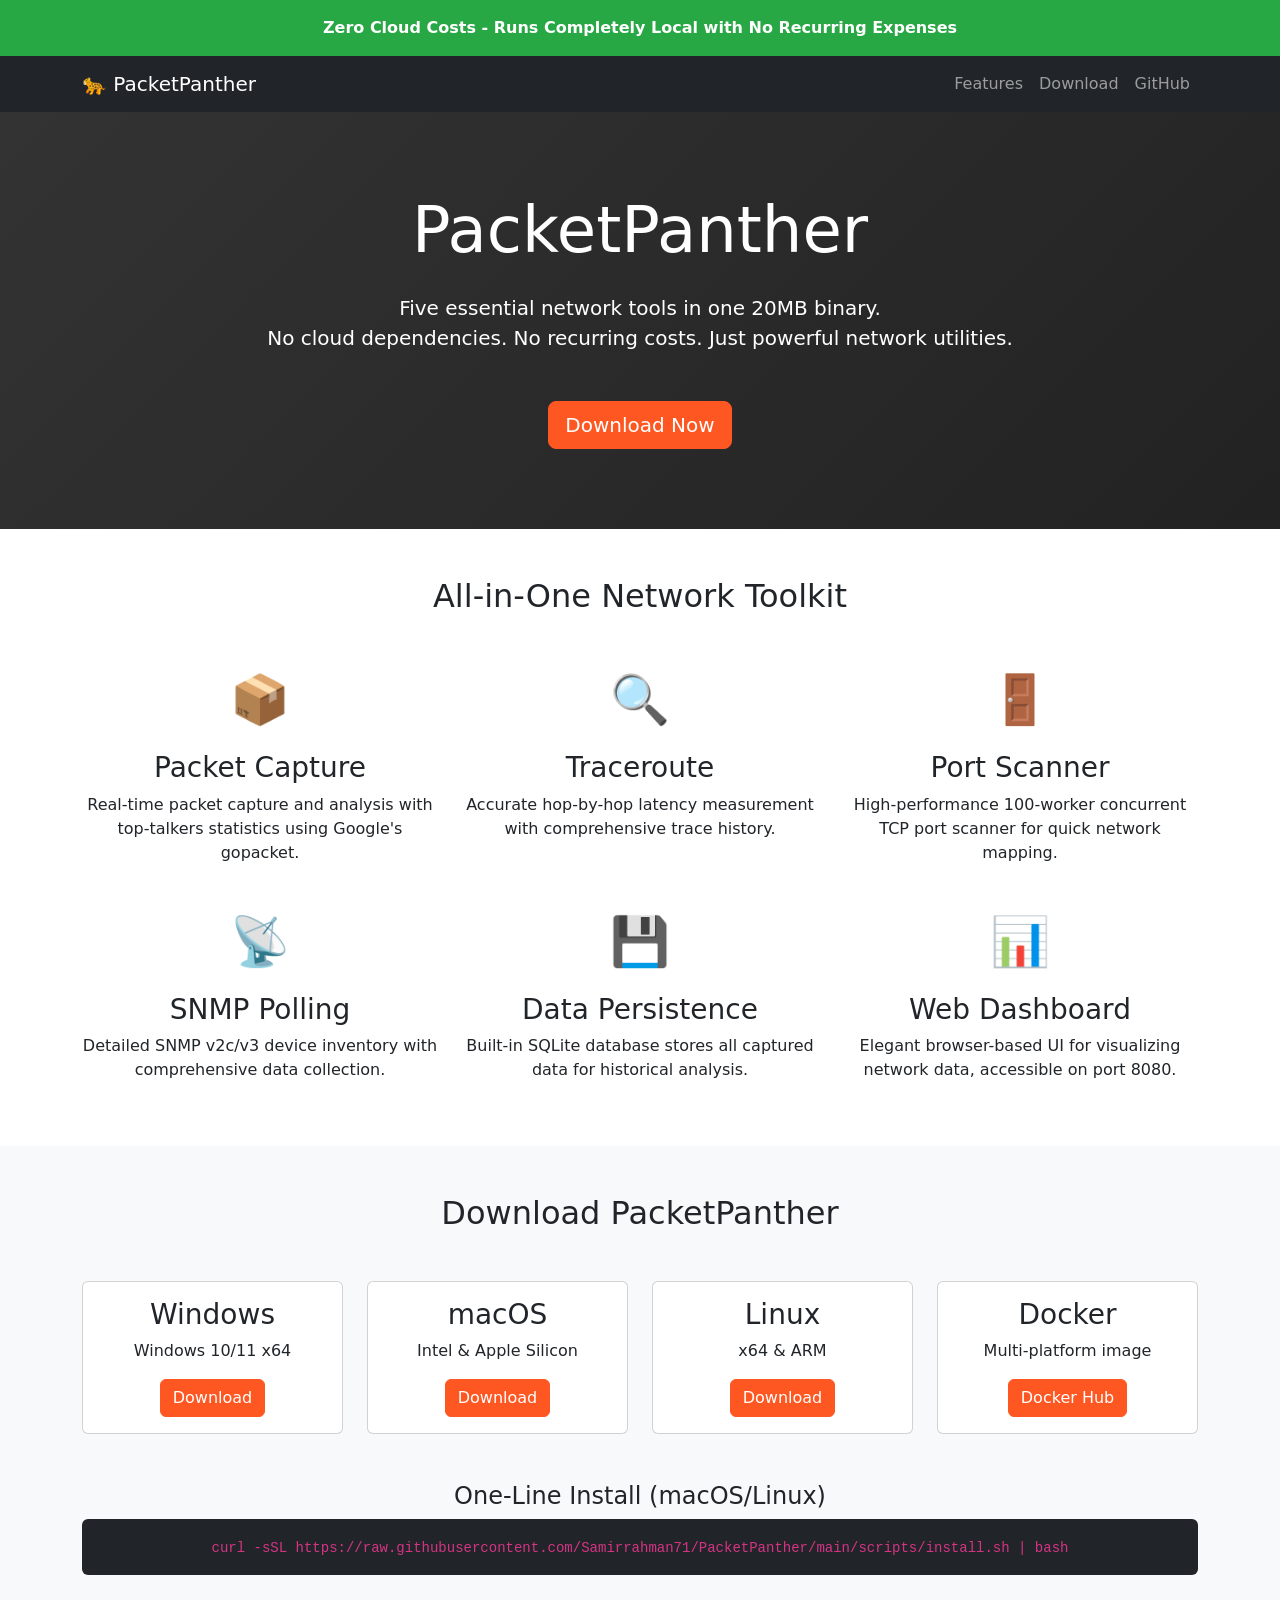
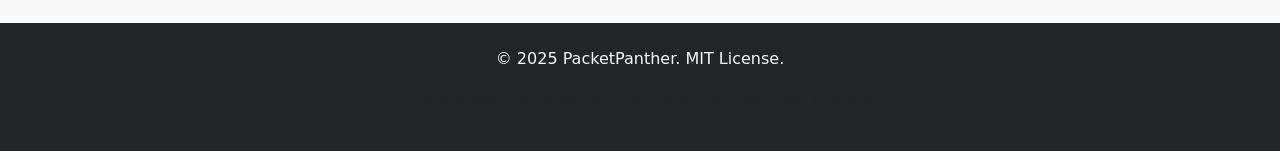
<file: docs/index.html>
<!DOCTYPE html>
<html lang="en">
<head>
    <meta charset="UTF-8">
    <meta name="viewport" content="width=device-width, initial-scale=1.0">
    <title>PacketPanther - Zero-Cost Network Utility Suite</title>
    <link rel="stylesheet" href="https://cdn.jsdelivr.net/npm/bootstrap@5.2.3/dist/css/bootstrap.min.css">
    <style>
        :root {
            --primary-color: #ff5722;
            --secondary-color: #ff9800;
        }
        .hero {
            background: linear-gradient(135deg, #333 0%, #222 100%);
            color: white;
            padding: 5rem 0;
        }
        .feature-icon {
            font-size: 3rem;
            color: var(--primary-color);
            margin-bottom: 1rem;
        }
        .btn-primary {
            background-color: var(--primary-color);
            border-color: var(--primary-color);
        }
        .btn-primary:hover {
            background-color: var(--secondary-color);
            border-color: var(--secondary-color);
        }
        .cost-banner {
            background-color: #28a745;
            color: white;
            padding: 1rem;
            text-align: center;
            font-weight: bold;
        }
    </style>
</head>
<body>
    <div class="cost-banner">
        Zero Cloud Costs - Runs Completely Local with No Recurring Expenses
    </div>
    
    <nav class="navbar navbar-expand-lg navbar-dark bg-dark">
        <div class="container">
            <a class="navbar-brand" href="#">🐆 PacketPanther</a>
            <button class="navbar-toggler" type="button" data-bs-toggle="collapse" data-bs-target="#navbarNav">
                <span class="navbar-toggler-icon"></span>
            </button>
            <div class="collapse navbar-collapse" id="navbarNav">
                <ul class="navbar-nav ms-auto">
                    <li class="nav-item">
                        <a class="nav-link" href="#features">Features</a>
                    </li>
                    <li class="nav-item">
                        <a class="nav-link" href="#download">Download</a>
                    </li>
                    <li class="nav-item">
                        <a class="nav-link" href="https://github.com/Samirrahman71/PacketPanther">GitHub</a>
                    </li>
                </ul>
            </div>
        </div>
    </nav>

    <section class="hero">
        <div class="container text-center">
            <h1 class="display-3 mb-4">PacketPanther</h1>
            <p class="lead mb-5">Five essential network tools in one 20MB binary. <br>No cloud dependencies. No recurring costs. Just powerful network utilities.</p>
            <a href="#download" class="btn btn-primary btn-lg">Download Now</a>
        </div>
    </section>

    <section class="py-5" id="features">
        <div class="container">
            <h2 class="text-center mb-5">All-in-One Network Toolkit</h2>
            <div class="row g-4">
                <div class="col-md-4">
                    <div class="text-center">
                        <div class="feature-icon">📦</div>
                        <h3>Packet Capture</h3>
                        <p>Real-time packet capture and analysis with top-talkers statistics using Google's gopacket.</p>
                    </div>
                </div>
                <div class="col-md-4">
                    <div class="text-center">
                        <div class="feature-icon">🔍</div>
                        <h3>Traceroute</h3>
                        <p>Accurate hop-by-hop latency measurement with comprehensive trace history.</p>
                    </div>
                </div>
                <div class="col-md-4">
                    <div class="text-center">
                        <div class="feature-icon">🚪</div>
                        <h3>Port Scanner</h3>
                        <p>High-performance 100-worker concurrent TCP port scanner for quick network mapping.</p>
                    </div>
                </div>
                <div class="col-md-4">
                    <div class="text-center">
                        <div class="feature-icon">📡</div>
                        <h3>SNMP Polling</h3>
                        <p>Detailed SNMP v2c/v3 device inventory with comprehensive data collection.</p>
                    </div>
                </div>
                <div class="col-md-4">
                    <div class="text-center">
                        <div class="feature-icon">💾</div>
                        <h3>Data Persistence</h3>
                        <p>Built-in SQLite database stores all captured data for historical analysis.</p>
                    </div>
                </div>
                <div class="col-md-4">
                    <div class="text-center">
                        <div class="feature-icon">📊</div>
                        <h3>Web Dashboard</h3>
                        <p>Elegant browser-based UI for visualizing network data, accessible on port 8080.</p>
                    </div>
                </div>
            </div>
        </div>
    </section>

    <section class="py-5 bg-light" id="download">
        <div class="container">
            <h2 class="text-center mb-5">Download PacketPanther</h2>
            <div class="row g-4 justify-content-center">
                <div class="col-md-3">
                    <div class="card text-center">
                        <div class="card-body">
                            <h3 class="card-title">Windows</h3>
                            <p class="card-text">Windows 10/11 x64</p>
                            <a href="https://github.com/Samirrahman71/PacketPanther/releases/latest/download/ppanther-windows-amd64.exe" class="btn btn-primary">Download</a>
                        </div>
                    </div>
                </div>
                <div class="col-md-3">
                    <div class="card text-center">
                        <div class="card-body">
                            <h3 class="card-title">macOS</h3>
                            <p class="card-text">Intel & Apple Silicon</p>
                            <a href="https://github.com/Samirrahman71/PacketPanther/releases/latest/download/ppanther-darwin-universal" class="btn btn-primary">Download</a>
                        </div>
                    </div>
                </div>
                <div class="col-md-3">
                    <div class="card text-center">
                        <div class="card-body">
                            <h3 class="card-title">Linux</h3>
                            <p class="card-text">x64 & ARM</p>
                            <a href="https://github.com/Samirrahman71/PacketPanther/releases/latest/download/ppanther-linux-amd64" class="btn btn-primary">Download</a>
                        </div>
                    </div>
                </div>
                <div class="col-md-3">
                    <div class="card text-center">
                        <div class="card-body">
                            <h3 class="card-title">Docker</h3>
                            <p class="card-text">Multi-platform image</p>
                            <a href="https://github.com/Samirrahman71/PacketPanther/pkgs/container/packet-panther" class="btn btn-primary">Docker Hub</a>
                        </div>
                    </div>
                </div>
            </div>
            <div class="row mt-5">
                <div class="col text-center">
                    <h4>One-Line Install (macOS/Linux)</h4>
                    <div class="bg-dark text-light p-3 rounded">
                        <code>curl -sSL https://raw.githubusercontent.com/Samirrahman71/PacketPanther/main/scripts/install.sh | bash</code>
                    </div>
                </div>
            </div>
        </div>
    </section>

    <footer class="bg-dark text-light py-4">
        <div class="container text-center">
            <p>© 2025 PacketPanther. MIT License.</p>
            <p class="text-muted">Created with performance and zero-cost operation in mind.</p>
        </div>
    </footer>

    <script src="https://cdn.jsdelivr.net/npm/bootstrap@5.2.3/dist/js/bootstrap.bundle.min.js"></script>
</body>
</html>
</file>
